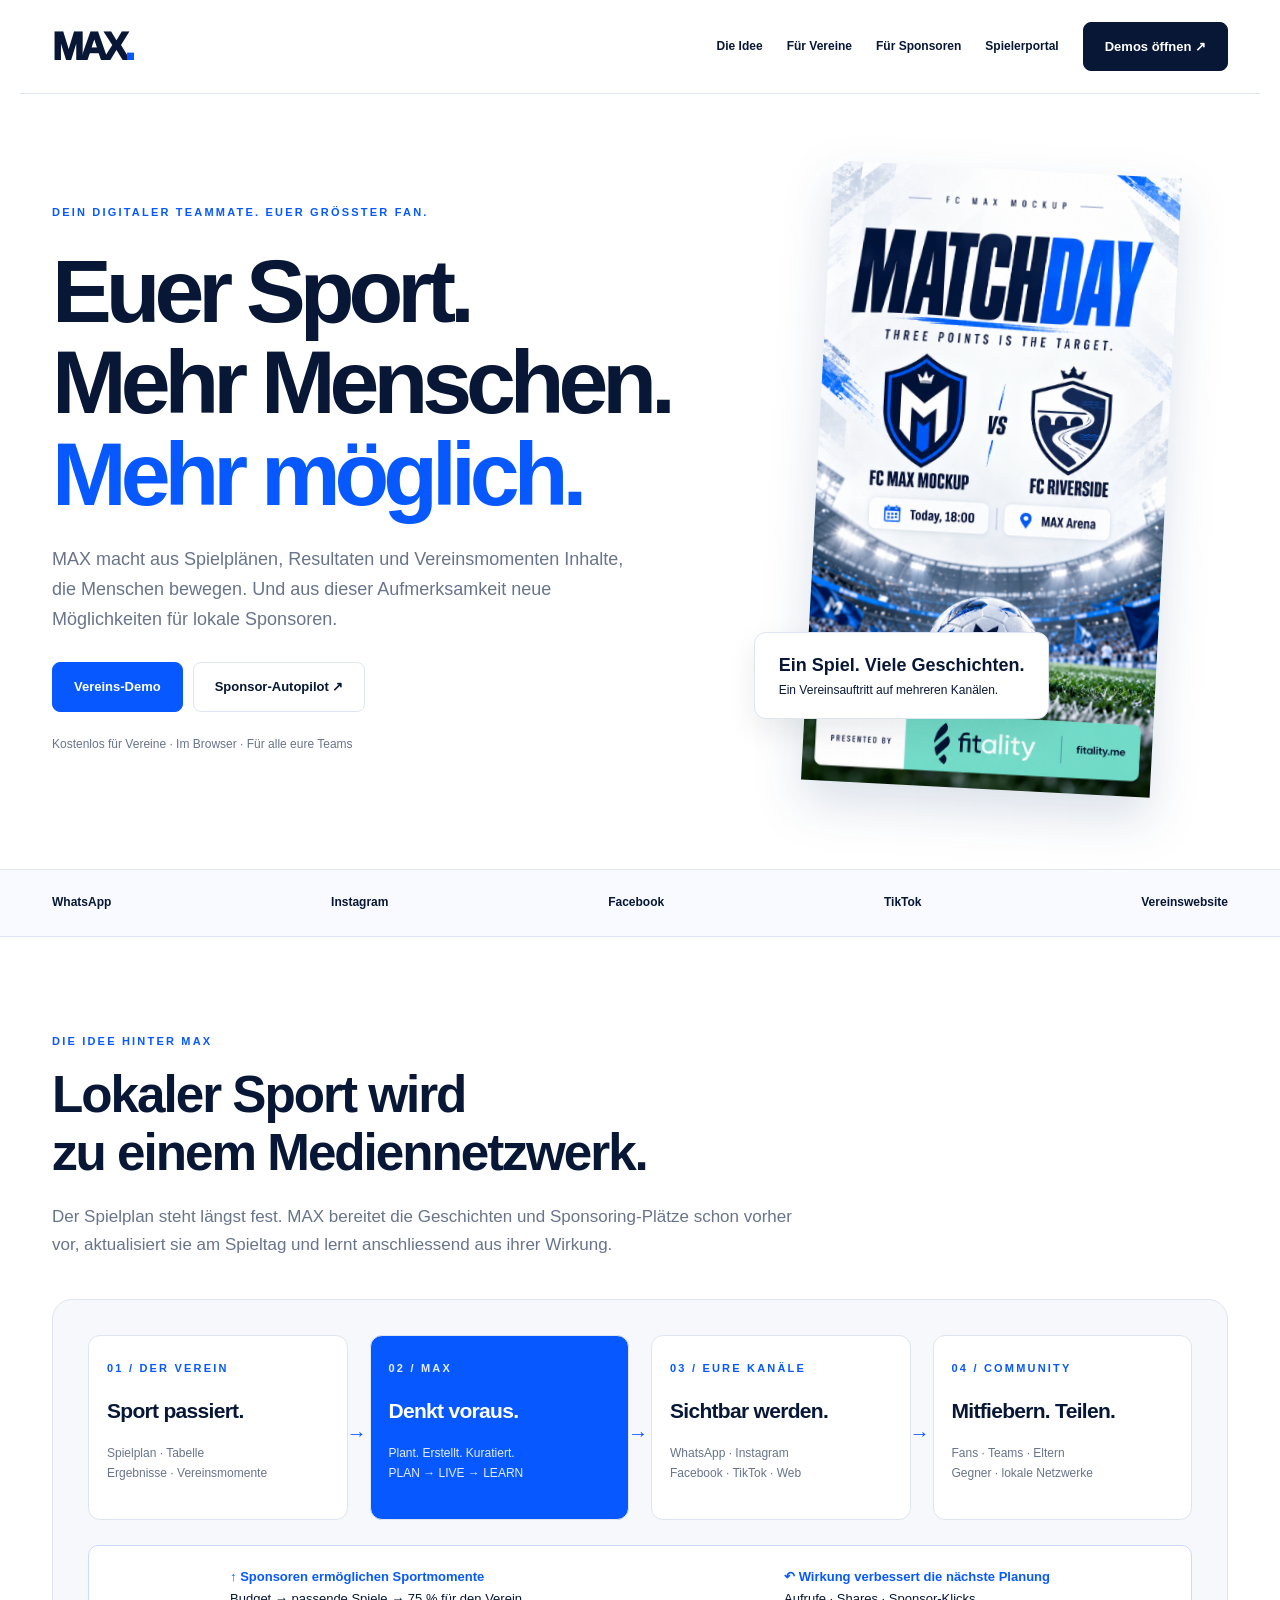
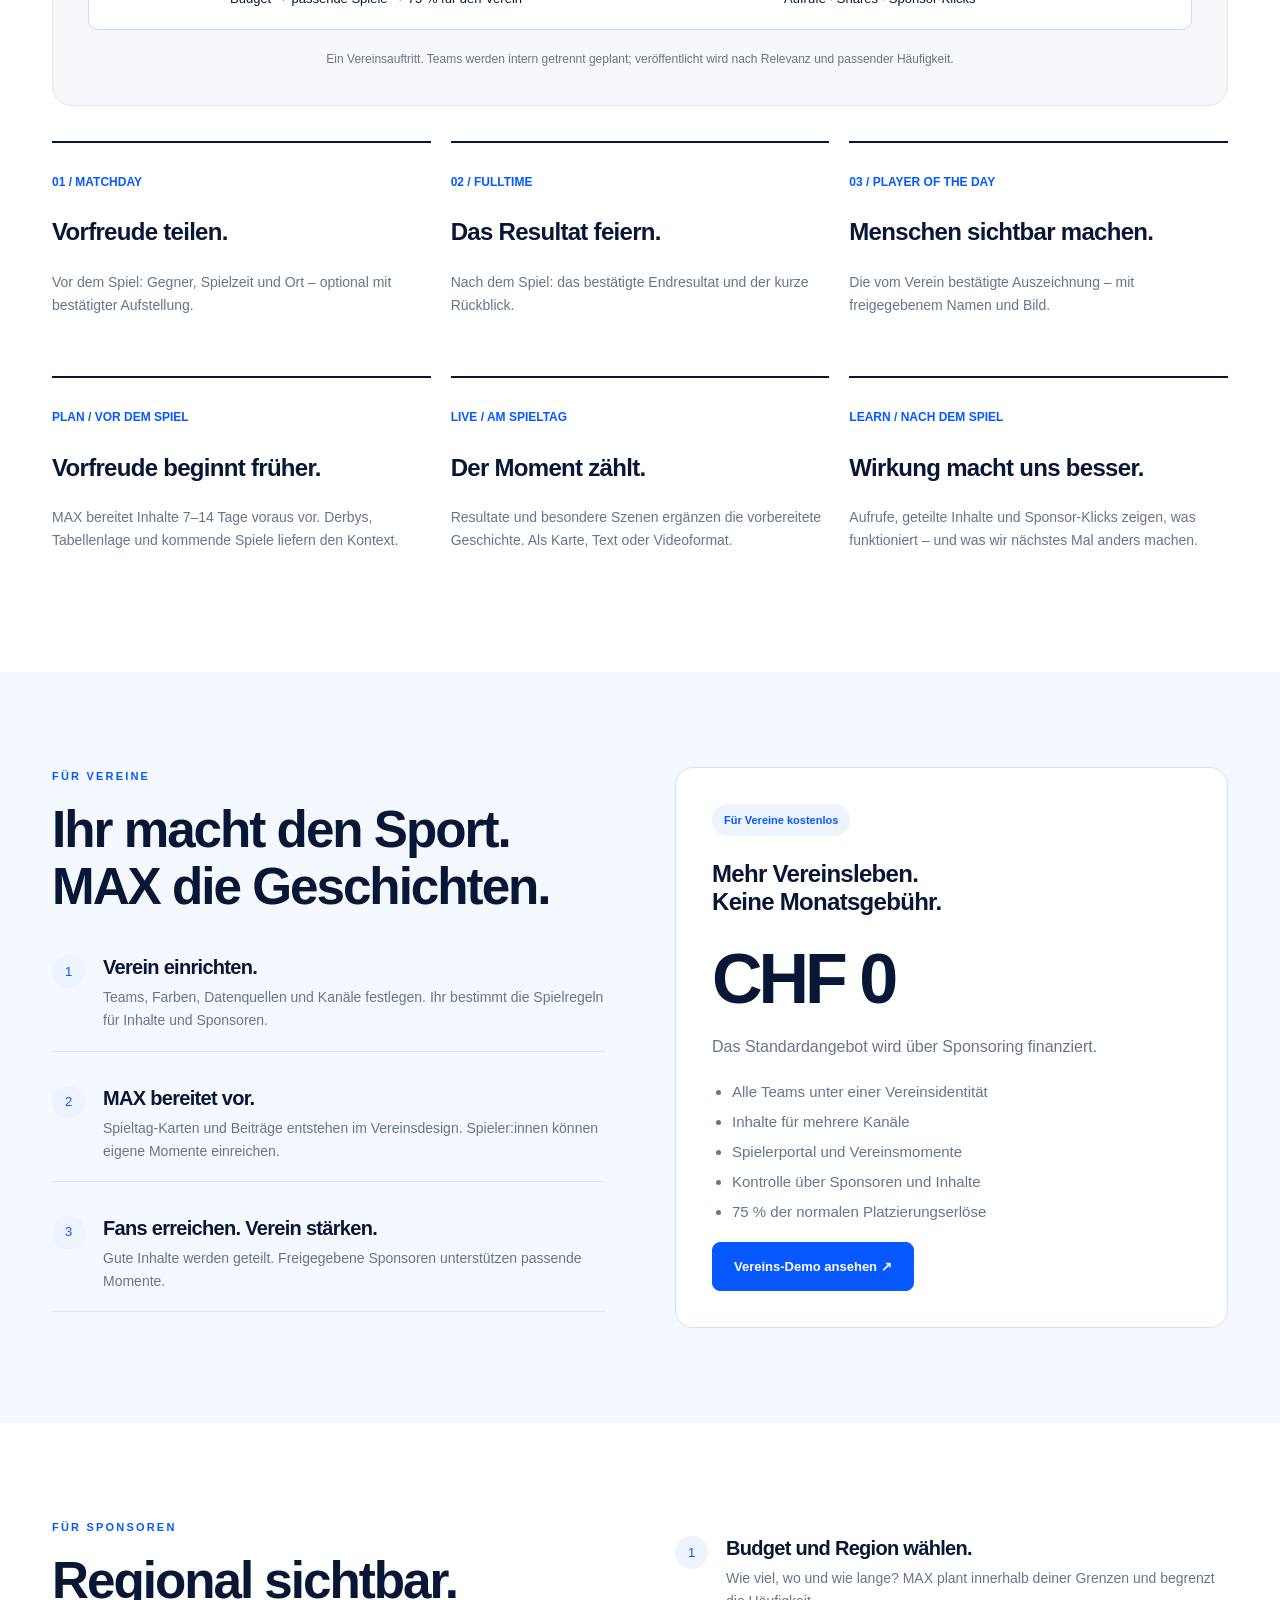
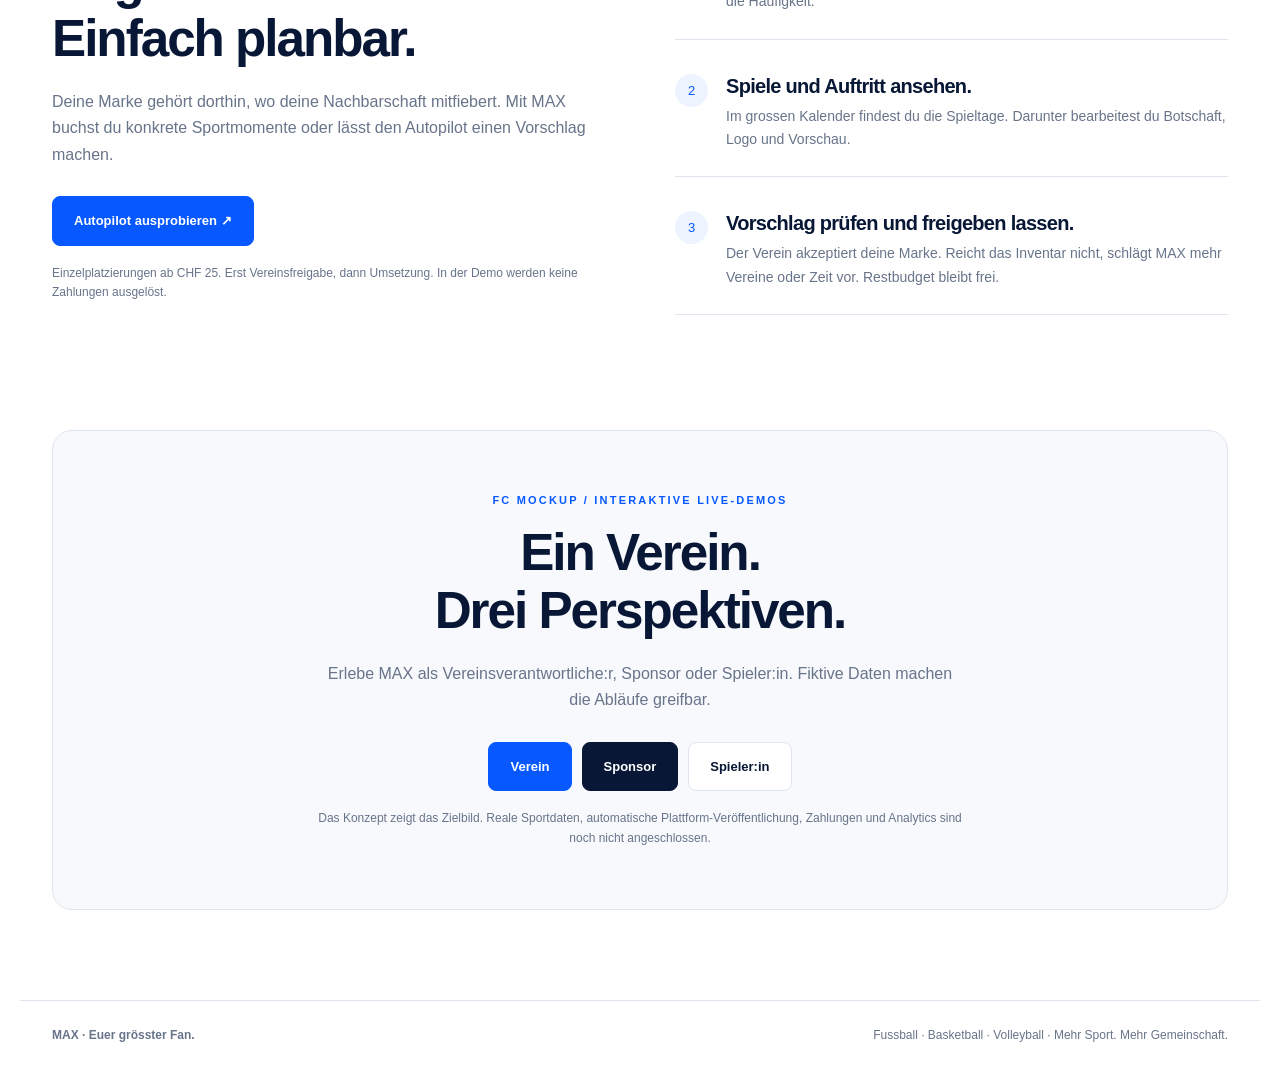
<file: max-site/index.html>
<!doctype html><html lang="de"><head><meta charset="utf-8"><meta name="viewport" content="width=device-width,initial-scale=1"><title>MAX — Euer Sport. Mehr Menschen.</title><meta name="description" content="MAX macht aus lokalem Sport relevante Inhalte, mehr Reichweite und digitales Sponsoring. Kostenlos für Vereine. Planbar für Sponsoren."><style>
:root{--ink:#071735;--blue:#0759ff;--muted:#68748a;--line:#dfe5ee}*{box-sizing:border-box}html{scroll-behavior:smooth}body{margin:0;color:var(--ink);background:#fff;font:16px/1.65 Arial,sans-serif}a{color:inherit;text-decoration:none}.wrap{max-width:1240px;margin:auto;padding:0 32px}.nav{display:flex;align-items:center;justify-content:space-between;gap:20px;padding-top:22px;padding-bottom:22px;border-bottom:1px solid var(--line)}.logo{font-size:38px;letter-spacing:-4px;font-weight:950;line-height:1}.logo span{color:var(--blue)}nav{display:flex;align-items:center;gap:24px;font-size:12px;font-weight:700}.button{display:inline-flex;align-items:center;justify-content:center;background:var(--ink);color:white;border:1px solid var(--ink);border-radius:8px;padding:13px 21px;font-size:13px;font-weight:700}.button.blue{background:var(--blue);border-color:var(--blue)}.button.light{background:white;color:var(--ink);border-color:var(--line)}.hero{display:grid;grid-template-columns:1.15fr .85fr;gap:60px;align-items:center;padding-top:75px;padding-bottom:80px}.eyebrow{text-transform:uppercase;font-size:11px;letter-spacing:2.2px;color:var(--blue);font-weight:800}.hero h1{font-size:clamp(58px,7vw,94px);line-height:1.02;letter-spacing:-6px;margin:25px 0}.hero h1 em{font-style:normal;color:var(--blue)}p{color:var(--muted)}.hero p{font-size:18px;max-width:590px}.actions{display:flex;gap:10px;flex-wrap:wrap;margin:28px 0 18px}.small{font-size:12px;color:var(--muted)}.hero-art{position:relative;padding:0 38px}.hero-art img{display:block;width:100%;max-height:620px;object-fit:contain;filter:drop-shadow(0 22px 24px #00296724);transform:rotate(3deg);border-radius:8px}.floating{position:absolute;bottom:70px;left:0;background:white;border:1px solid var(--line);border-radius:12px;padding:18px 24px;box-shadow:0 12px 30px #06163615;font-size:12px}.floating b{display:block;font-size:18px}.strip{border-top:1px solid var(--line);border-bottom:1px solid var(--line);background:#f8faff}.strip .wrap{display:flex;justify-content:space-between;gap:15px;padding-top:23px;padding-bottom:23px;font-size:12px;font-weight:700}.section{padding-top:95px;padding-bottom:95px}h2{font-size:clamp(34px,4vw,53px);line-height:1.12;letter-spacing:-2px;margin:16px 0 22px}h3{font-size:24px;line-height:1.2;letter-spacing:-.7px}.intro{max-width:740px}.intro p{font-size:17px}.concept{margin-top:40px;background:#f6f8fc;border:1px solid var(--line);border-radius:20px;padding:35px}.flow{display:grid;grid-template-columns:repeat(4,1fr);gap:22px}.flow article{background:white;border:1px solid var(--line);border-radius:12px;padding:23px 18px;position:relative}.flow article:not(:last-child):after{content:'→';position:absolute;right:-20px;top:44%;color:var(--blue);font-size:20px}.flow article.brain{background:var(--blue);color:white}.flow .brain p,.flow .brain .eyebrow{color:#e4edff}.flow h3{font-size:21px}.flow p{font-size:12px}.sponsor-loop{display:flex;justify-content:space-around;align-items:center;gap:20px;margin:25px 0 0;padding:20px;border:1px solid #cddaff;border-radius:10px;background:white;font-size:13px}.sponsor-loop b{color:var(--blue)}.concept>p{text-align:center;font-size:12px;margin:20px 0 0}.steps{display:grid;grid-template-columns:repeat(3,1fr);gap:20px;margin-top:35px}.step{border-top:2px solid var(--ink);padding:25px 8px 10px 0}.step .number{font-size:12px;color:var(--blue);font-weight:800}.step p{font-size:14px}.split{display:grid;grid-template-columns:1fr 1fr;gap:70px}.split ul{padding-left:20px;color:var(--muted);font-size:15px;line-height:2}.tint{background:#f5f8ff}.pricing{padding:36px;border:1px solid #d3dfff;border-radius:18px;background:#fff}.price{font-size:70px;line-height:1.1;font-weight:800;letter-spacing:-4px}.pricing h3{margin-top:0}.pill{display:inline-block;padding:7px 12px;background:#edf3ff;border-radius:30px;color:var(--blue);font-size:11px;font-weight:700}.simple-process{display:grid;gap:16px}.simple-process article{display:flex;align-items:flex-start;gap:18px;border-bottom:1px solid var(--line);padding:18px 0}.simple-process .number{border-radius:50%;background:#edf3ff;color:var(--blue);font-size:13px;width:33px;height:33px;display:grid;place-items:center;flex-shrink:0}.simple-process h3{margin:0;font-size:20px}.simple-process p{margin:7px 0 0;font-size:14px}.cta{border:1px solid var(--line);border-radius:20px;padding:60px;text-align:center;margin-top:20px;margin-bottom:90px;background:#f7f9fc}.cta .actions{justify-content:center}.cta p{max-width:650px;margin:0 auto}.cta h2{max-width:850px;margin:15px auto 22px}footer{border-top:1px solid var(--line);padding-top:25px!important;padding-bottom:30px!important;display:flex;justify-content:space-between;font-size:12px;color:var(--muted)}a:focus-visible{outline:3px solid #8cb2ff;outline-offset:4px}@media(max-width:900px){.hero{gap:20px}.hero h1{font-size:66px;letter-spacing:-4px}.hero-art{padding:0 10px}.split{gap:30px}.nav nav{gap:12px}.nav nav .optional{display:none}.floating{left:-10px;padding:14px}.concept{padding:20px}.flow{grid-template-columns:1fr 1fr}.flow article:after{display:none}}@media(max-width:620px){.wrap{padding-left:20px;padding-right:20px}.nav{flex-wrap:wrap}.nav nav{flex-wrap:wrap;font-size:11px;gap:14px}.nav .button{padding:9px 12px;font-size:11px}.hero{grid-template-columns:1fr;padding-top:45px;padding-bottom:55px}.hero h1{font-size:64px;margin-top:20px}.hero p{font-size:16px}.hero-art{max-width:310px;margin:20px auto}.hero-art img{max-height:490px}.floating{bottom:40px;left:-15px}.strip .wrap{flex-wrap:wrap;justify-content:center;font-size:11px;gap:12px 20px}.section{padding-top:55px;padding-bottom:55px}.steps,.split,.flow{grid-template-columns:1fr;gap:22px}.sponsor-loop{flex-direction:column;text-align:center}.pricing{padding:26px}.cta{padding:35px 20px;margin-bottom:50px}footer{gap:15px;flex-direction:column}}
</style></head><body>
<header class="wrap nav"><a class="logo" href="#" aria-label="MAX Startseite">MAX<span>.</span></a><nav aria-label="Hauptnavigation"><a href="#concept">Die Idee</a><a href="#clubs">Für Vereine</a><a href="#sponsors">Für Sponsoren</a><a class="optional" href="https://fvrz-app-fco.onrender.com/player">Spielerportal</a><a class="button" href="#demo">Demos öffnen ↗</a></nav></header>
<main><section class="wrap hero"><div><div class="eyebrow">Dein digitaler Teammate. Euer grösster Fan.</div><h1>Euer Sport.<br>Mehr Menschen.<br><em>Mehr möglich.</em></h1><p>MAX macht aus Spielplänen, Resultaten und Vereinsmomenten Inhalte, die Menschen bewegen. Und aus dieser Aufmerksamkeit neue Möglichkeiten für lokale Sponsoren.</p><div class="actions"><a class="button blue" href="https://fvrz-app-fco.onrender.com/club">Vereins-Demo</a><a class="button light" href="https://fvrz-app-fco.onrender.com/sponsor">Sponsor-Autopilot ↗</a></div><span class="small">Kostenlos für Vereine · Im Browser · Für alle eure Teams</span></div><div class="hero-art"><img src="assets/matchday.png" alt="Originale FC MAX Mockup Matchday-Karte mit fitality als Sponsor"><div class="floating"><b>Ein Spiel. Viele Geschichten.</b>Ein Vereinsauftritt auf mehreren Kanälen.</div></div></section>
<div class="strip"><div class="wrap"><span>WhatsApp</span><span>Instagram</span><span>Facebook</span><span>TikTok</span><span>Vereinswebsite</span></div></div>
<section class="wrap section" id="concept"><div class="intro"><div class="eyebrow">Die Idee hinter MAX</div><h2>Lokaler Sport wird<br>zu einem Mediennetzwerk.</h2><p>Der Spielplan steht längst fest. MAX bereitet die Geschichten und Sponsoring-Plätze schon vorher vor, aktualisiert sie am Spieltag und lernt anschliessend aus ihrer Wirkung.</p></div>
<div class="concept" aria-label="MAX Prozessgrafik"><div class="flow"><article><div class="eyebrow">01 / Der Verein</div><h3>Sport passiert.</h3><p>Spielplan · Tabelle<br>Ergebnisse · Vereinsmomente</p></article><article class="brain"><div class="eyebrow">02 / MAX</div><h3>Denkt voraus.</h3><p>Plant. Erstellt. Kuratiert.<br>PLAN → LIVE → LEARN</p></article><article><div class="eyebrow">03 / Eure Kanäle</div><h3>Sichtbar werden.</h3><p>WhatsApp · Instagram<br>Facebook · TikTok · Web</p></article><article><div class="eyebrow">04 / Community</div><h3>Mitfiebern. Teilen.</h3><p>Fans · Teams · Eltern<br>Gegner · lokale Netzwerke</p></article></div><div class="sponsor-loop"><div><b>↑ Sponsoren ermöglichen Sportmomente</b><br>Budget → passende Spiele → 75 % für den Verein</div><div><b>↶ Wirkung verbessert die nächste Planung</b><br>Aufrufe · Shares · Sponsor-Klicks</div></div><p>Ein Vereinsauftritt. Teams werden intern getrennt geplant; veröffentlicht wird nach Relevanz und passender Häufigkeit.</p></div>
<div class="steps" aria-label="Die drei MVP-Matchkarten"><article class="step"><span class="number">01 / MATCHDAY</span><h3>Vorfreude teilen.</h3><p>Vor dem Spiel: Gegner, Spielzeit und Ort – optional mit bestätigter Aufstellung.</p></article><article class="step"><span class="number">02 / FULLTIME</span><h3>Das Resultat feiern.</h3><p>Nach dem Spiel: das bestätigte Endresultat und der kurze Rückblick.</p></article><article class="step"><span class="number">03 / PLAYER OF THE DAY</span><h3>Menschen sichtbar machen.</h3><p>Die vom Verein bestätigte Auszeichnung – mit freigegebenem Namen und Bild.</p></article></div><div class="steps"><article class="step"><span class="number">PLAN / VOR DEM SPIEL</span><h3>Vorfreude beginnt früher.</h3><p>MAX bereitet Inhalte 7–14 Tage voraus vor. Derbys, Tabellenlage und kommende Spiele liefern den Kontext.</p></article><article class="step"><span class="number">LIVE / AM SPIELTAG</span><h3>Der Moment zählt.</h3><p>Resultate und besondere Szenen ergänzen die vorbereitete Geschichte. Als Karte, Text oder Videoformat.</p></article><article class="step"><span class="number">LEARN / NACH DEM SPIEL</span><h3>Wirkung macht uns besser.</h3><p>Aufrufe, geteilte Inhalte und Sponsor-Klicks zeigen, was funktioniert – und was wir nächstes Mal anders machen.</p></article></div></section>
<section class="tint" id="clubs"><div class="wrap section split"><div><div class="eyebrow">Für Vereine</div><h2>Ihr macht den Sport.<br>MAX die Geschichten.</h2><div class="simple-process"><article><span class="number">1</span><div><h3>Verein einrichten.</h3><p>Teams, Farben, Datenquellen und Kanäle festlegen. Ihr bestimmt die Spielregeln für Inhalte und Sponsoren.</p></div></article><article><span class="number">2</span><div><h3>MAX bereitet vor.</h3><p>Spieltag-Karten und Beiträge entstehen im Vereinsdesign. Spieler:innen können eigene Momente einreichen.</p></div></article><article><span class="number">3</span><div><h3>Fans erreichen. Verein stärken.</h3><p>Gute Inhalte werden geteilt. Freigegebene Sponsoren unterstützen passende Momente.</p></div></article></div></div><div class="pricing"><span class="pill">Für Vereine kostenlos</span><h3 style="margin-top:24px">Mehr Vereinsleben.<br>Keine Monatsgebühr.</h3><div class="price">CHF 0</div><p>Das Standardangebot wird über Sponsoring finanziert.</p><ul><li>Alle Teams unter einer Vereinsidentität</li><li>Inhalte für mehrere Kanäle</li><li>Spielerportal und Vereinsmomente</li><li>Kontrolle über Sponsoren und Inhalte</li><li>75 % der normalen Platzierungserlöse</li></ul><a class="button blue" href="https://fvrz-app-fco.onrender.com/club">Vereins-Demo ansehen ↗</a></div></div></section>
<section class="wrap section split" id="sponsors"><div><div class="eyebrow">Für Sponsoren</div><h2>Regional sichtbar.<br>Einfach planbar.</h2><p>Deine Marke gehört dorthin, wo deine Nachbarschaft mitfiebert. Mit MAX buchst du konkrete Sportmomente oder lässt den Autopilot einen Vorschlag machen.</p><div class="actions"><a class="button blue" href="https://fvrz-app-fco.onrender.com/sponsor">Autopilot ausprobieren ↗</a></div><p class="small">Einzelplatzierungen ab CHF 25. Erst Vereinsfreigabe, dann Umsetzung. In der Demo werden keine Zahlungen ausgelöst.</p></div><div class="simple-process"><article><span class="number">1</span><div><h3>Budget und Region wählen.</h3><p>Wie viel, wo und wie lange? MAX plant innerhalb deiner Grenzen und begrenzt die Häufigkeit.</p></div></article><article><span class="number">2</span><div><h3>Spiele und Auftritt ansehen.</h3><p>Im grossen Kalender findest du die Spieltage. Darunter bearbeitest du Botschaft, Logo und Vorschau.</p></div></article><article><span class="number">3</span><div><h3>Vorschlag prüfen und freigeben lassen.</h3><p>Der Verein akzeptiert deine Marke. Reicht das Inventar nicht, schlägt MAX mehr Vereine oder Zeit vor. Restbudget bleibt frei.</p></div></article></div></section>
<section class="wrap" id="demo"><div class="cta"><div class="eyebrow">FC Mockup / Interaktive Live-Demos</div><h2>Ein Verein.<br>Drei Perspektiven.</h2><p>Erlebe MAX als Vereinsverantwortliche:r, Sponsor oder Spieler:in. Fiktive Daten machen die Abläufe greifbar.</p><div class="actions"><a class="button blue" href="https://fvrz-app-fco.onrender.com/club">Verein</a><a class="button" href="https://fvrz-app-fco.onrender.com/sponsor">Sponsor</a><a class="button light" href="https://fvrz-app-fco.onrender.com/player">Spieler:in</a></div><p class="small">Das Konzept zeigt das Zielbild. Reale Sportdaten, automatische Plattform-Veröffentlichung, Zahlungen und Analytics sind noch nicht angeschlossen.</p></div></section>
</main><footer class="wrap"><b>MAX · Euer grösster Fan.</b><span>Fussball · Basketball · Volleyball · Mehr Sport. Mehr Gemeinschaft.</span></footer></body></html>
</file>
